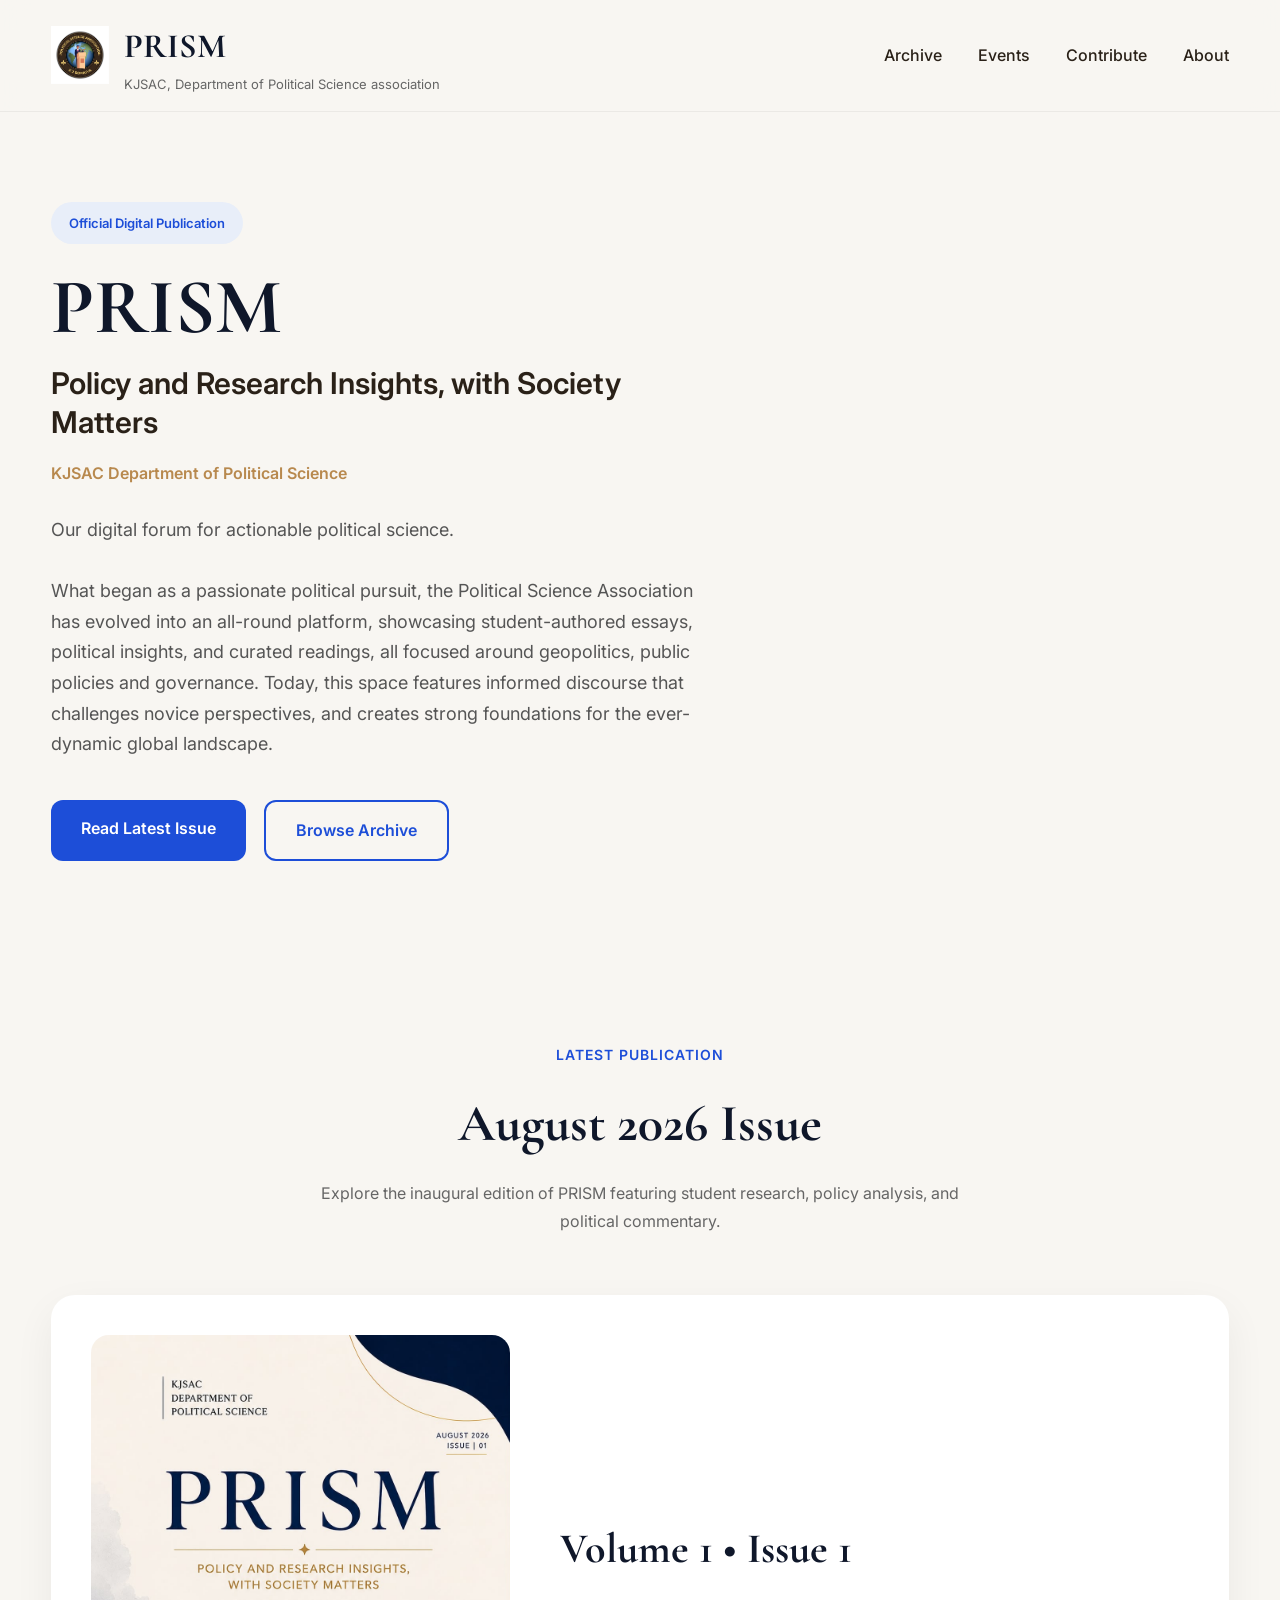
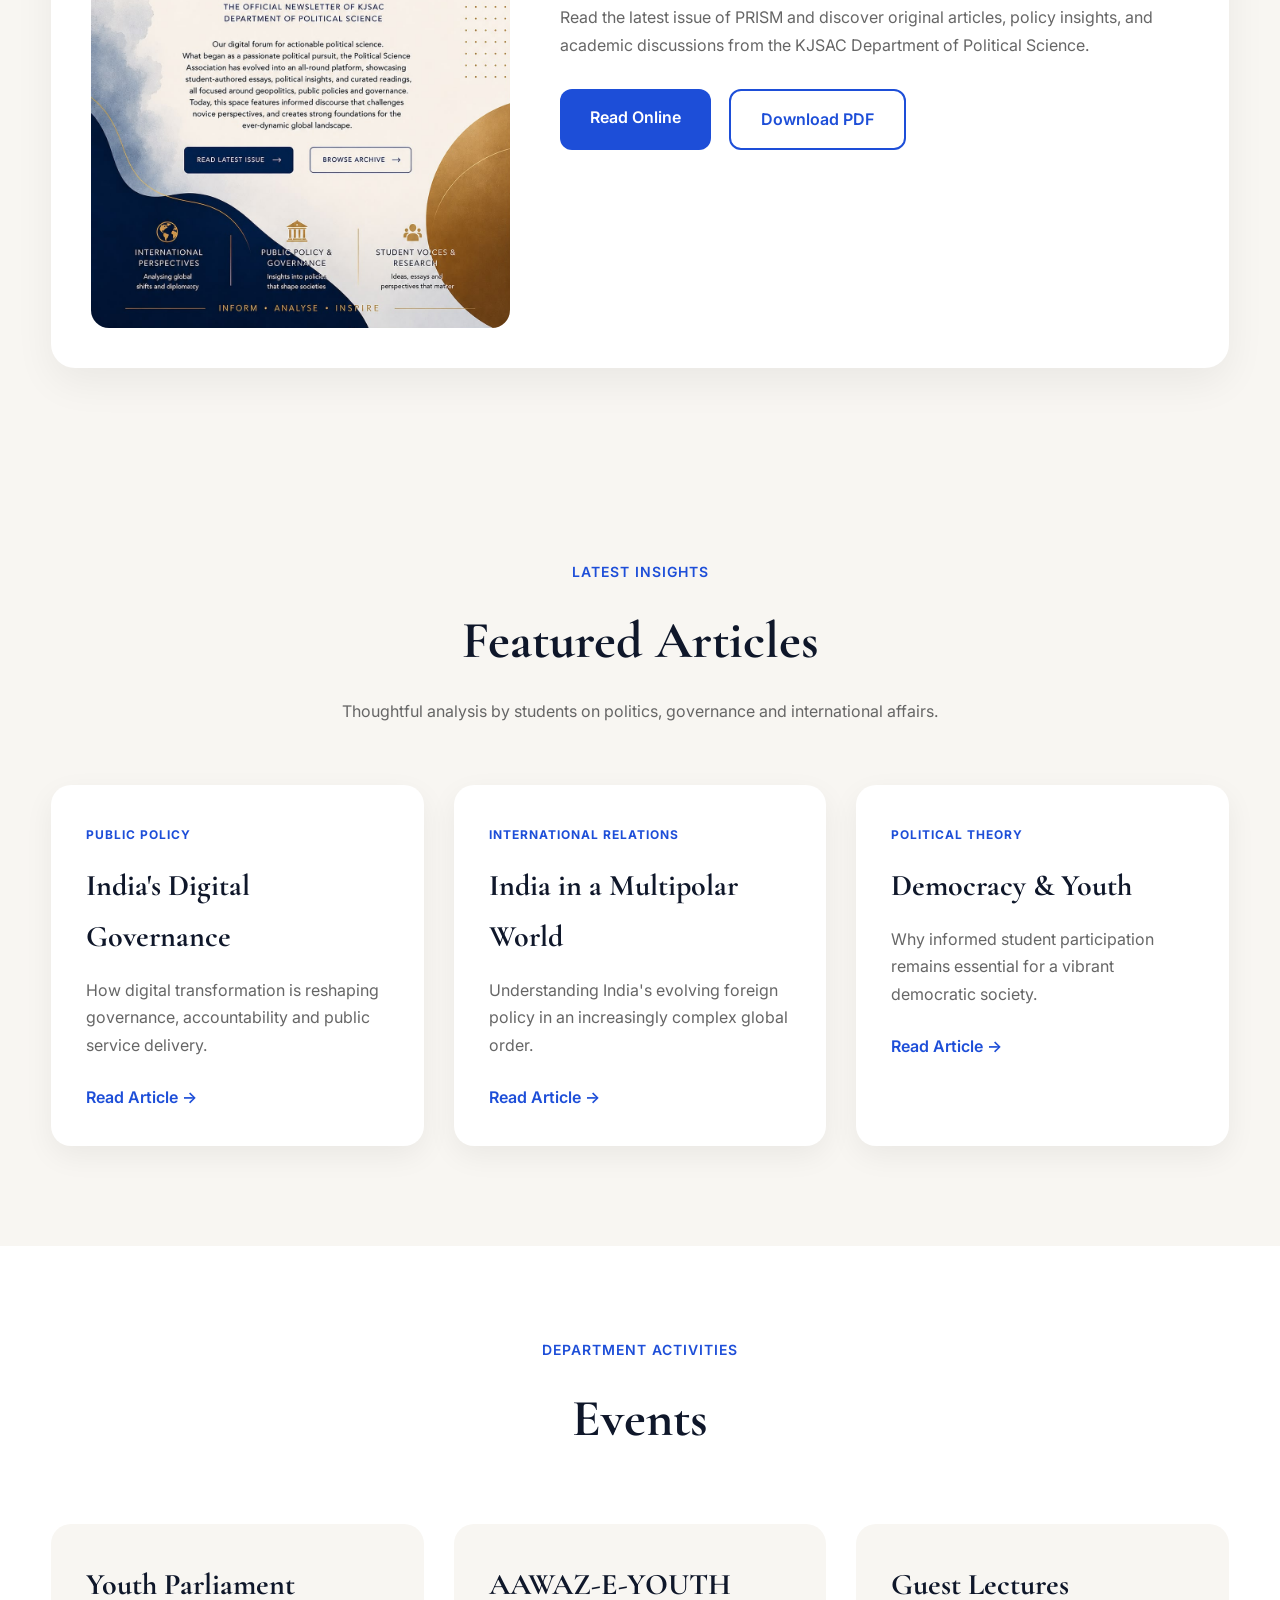
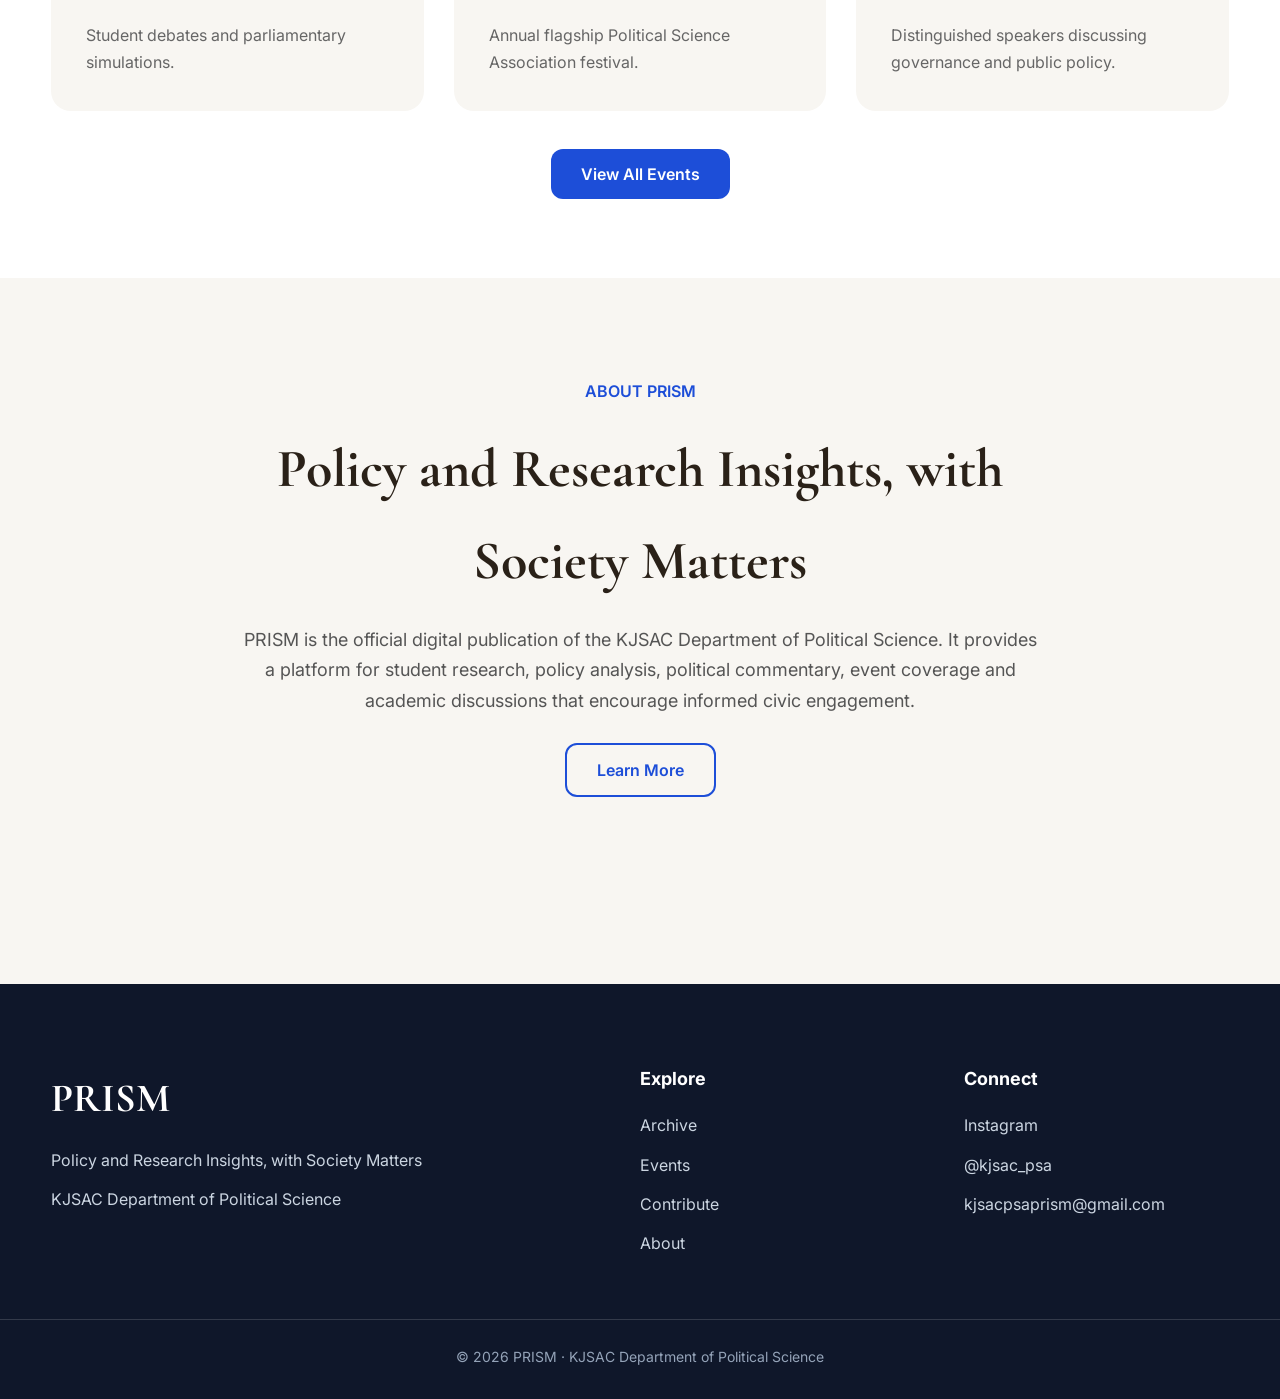
<file: index.html>
<!DOCTYPE html>
<html lang="en">

<head>

<meta charset="UTF-8">
<meta name="viewport" content="width=device-width, initial-scale=1.0">

<title>PRISM | KJSAC Department of Political Science</title>

<meta name="description" content="PRISM — Policy and Research Insights, with Society Matters. Official digital publication of KJSAC Department of Political Science.">

<link rel="preconnect" href="https://fonts.googleapis.com">
<link rel="preconnect" href="https://fonts.gstatic.com" crossorigin>

<link href="https://fonts.googleapis.com/css2?family=Cormorant+Garamond:wght@400;500;600;700&family=Inter:wght@300;400;500;600;700&display=swap" rel="stylesheet">

<link rel="stylesheet" href="style.css">

</head>

<body>

<header class="navbar">

<div class="container nav-wrapper">

<a href="index.html" class="brand">

<img src="assets/logo.png" alt="Department Logo">

<div class="brand-text">

<h2>PRISM</h2>

<p>KJSAC, Department of Political Science association</p>

</div>

</a>

<nav>

<ul>

<li><a href="archive.html">Archive</a></li>

<li><a href="events.html">Events</a></li>

<li><a href="contribute.html">Contribute</a></li>

<li><a href="about.html">About</a></li>

</ul>

</nav>

</div>

</header>

<section class="hero">

<div class="container hero-grid">

<div class="hero-content">

<span class="badge">
Official Digital Publication
</span>

<h1>PRISM</h1>

<h3>
Policy and Research Insights,
with Society Matters
</h3>

<h4>
KJSAC Department of Political Science
</h4>

<p class="welcome">

Our digital forum for actionable political science.

<br><br>

What began as a passionate political pursuit, the Political Science Association has evolved into an all-round platform, showcasing student-authored essays, political insights, and curated readings, all focused around geopolitics, public policies and governance. Today, this space features informed discourse that challenges novice perspectives, and creates strong foundations for the ever-dynamic global landscape.

</p>

<div class="hero-buttons">

<a href="assets/newsletters/August-2026.pdf" class="primary-btn">

Read Latest Issue

</a>

<a href="archive.html" class="secondary-btn">

Browse Archive

</a>

</div>

</div>

</div>

</section>

<section class="latest-issue">

<div class="container">

<div class="section-heading">

<span>Latest Publication</span>

<h2>August 2026 Issue</h2>

<p>
Explore the inaugural edition of PRISM featuring student research, policy analysis, and political commentary.
</p>

</div>

<div class="issue-card">

<img src="assets/newsletters/covers/august-2026.jpg" alt="PRISM August 2026">

<div class="issue-content">

<h3>Volume 1 • Issue 1</h3>

<p>
Read the latest issue of PRISM and discover original articles, policy insights, and academic discussions from the KJSAC Department of Political Science.
</p>

<div class="hero-buttons">

<a href="assets/newsletters/August-2026.pdf" class="primary-btn">

Read Online

</a>

<a href="assets/newsletters/August-2026.pdf" download class="secondary-btn">

Download PDF

</a>

</div>

</div>

</div>

</div>

</section>
  
<section class="featured">

<div class="container">

<div class="section-heading">

<span>Latest Insights</span>

<h2>Featured Articles</h2>

<p>Thoughtful analysis by students on politics, governance and international affairs.</p>

</div>

<div class="article-grid">

<div class="article-card">

<span class="category">PUBLIC POLICY</span>

<h3>India's Digital Governance</h3>

<p>How digital transformation is reshaping governance, accountability and public service delivery.</p>

<a href="#">Read Article →</a>

</div>

<div class="article-card">

<span class="category">INTERNATIONAL RELATIONS</span>

<h3>India in a Multipolar World</h3>

<p>Understanding India's evolving foreign policy in an increasingly complex global order.</p>

<a href="#">Read Article →</a>

</div>

<div class="article-card">

<span class="category">POLITICAL THEORY</span>

<h3>Democracy & Youth</h3>

<p>Why informed student participation remains essential for a vibrant democratic society.</p>

<a href="#">Read Article →</a>

</div>

</div>

</div>

</section>

<!-- EVENTS -->

<section class="events-preview">

<div class="container">

<div class="section-heading">

<span>Department Activities</span>

<h2>Events</h2>

</div>

<div class="events-grid">

<div class="event-card">

<h3>Youth Parliament</h3>

<p>Student debates and parliamentary simulations.</p>

</div>

<div class="event-card">

<h3>AAWAZ-E-YOUTH</h3>

<p>Annual flagship Political Science Association festival.</p>

</div>

<div class="event-card">

<h3>Guest Lectures</h3>

<p>Distinguished speakers discussing governance and public policy.</p>

</div>

</div>

<div class="center">

<a class="primary-btn" href="events.html">

View All Events

</a>

</div>

</div>

</section>

<!-- ABOUT -->

<section class="about-preview">

<div class="container narrow">

<span>About PRISM</span>

<h2>

Policy and Research Insights,
with Society Matters

</h2>

<p>

PRISM is the official digital publication of the KJSAC Department of Political Science. It provides a platform for student research, policy analysis, political commentary, event coverage and academic discussions that encourage informed civic engagement.

</p>

<a href="about.html" class="secondary-btn">

Learn More

</a>

</div>

</section>

<!-- FOOTER -->

<footer>

<div class="container footer-grid">

<div>

<h2>PRISM</h2>

<p>

Policy and Research Insights,
with Society Matters

</p>

<p>

KJSAC Department of Political Science

</p>

</div>

<div>

<h4>Explore</h4>

<a href="archive.html">Archive</a>

<a href="events.html">Events</a>

<a href="contribute.html">Contribute</a>

<a href="about.html">About</a>

</div>

<div>

<h4>Connect</h4>

<p>

Instagram

</p>

<a href="https://instagram.com/kjsac_psa">

@kjsac_psa

</a>

<p>

kjsacpsaprism@gmail.com

</p>

</div>

</div>

<div class="copyright">

© 2026 PRISM · KJSAC Department of Political Science

</div>

</footer>

<script src="script.js"></script>

</body>

</html>
</file>
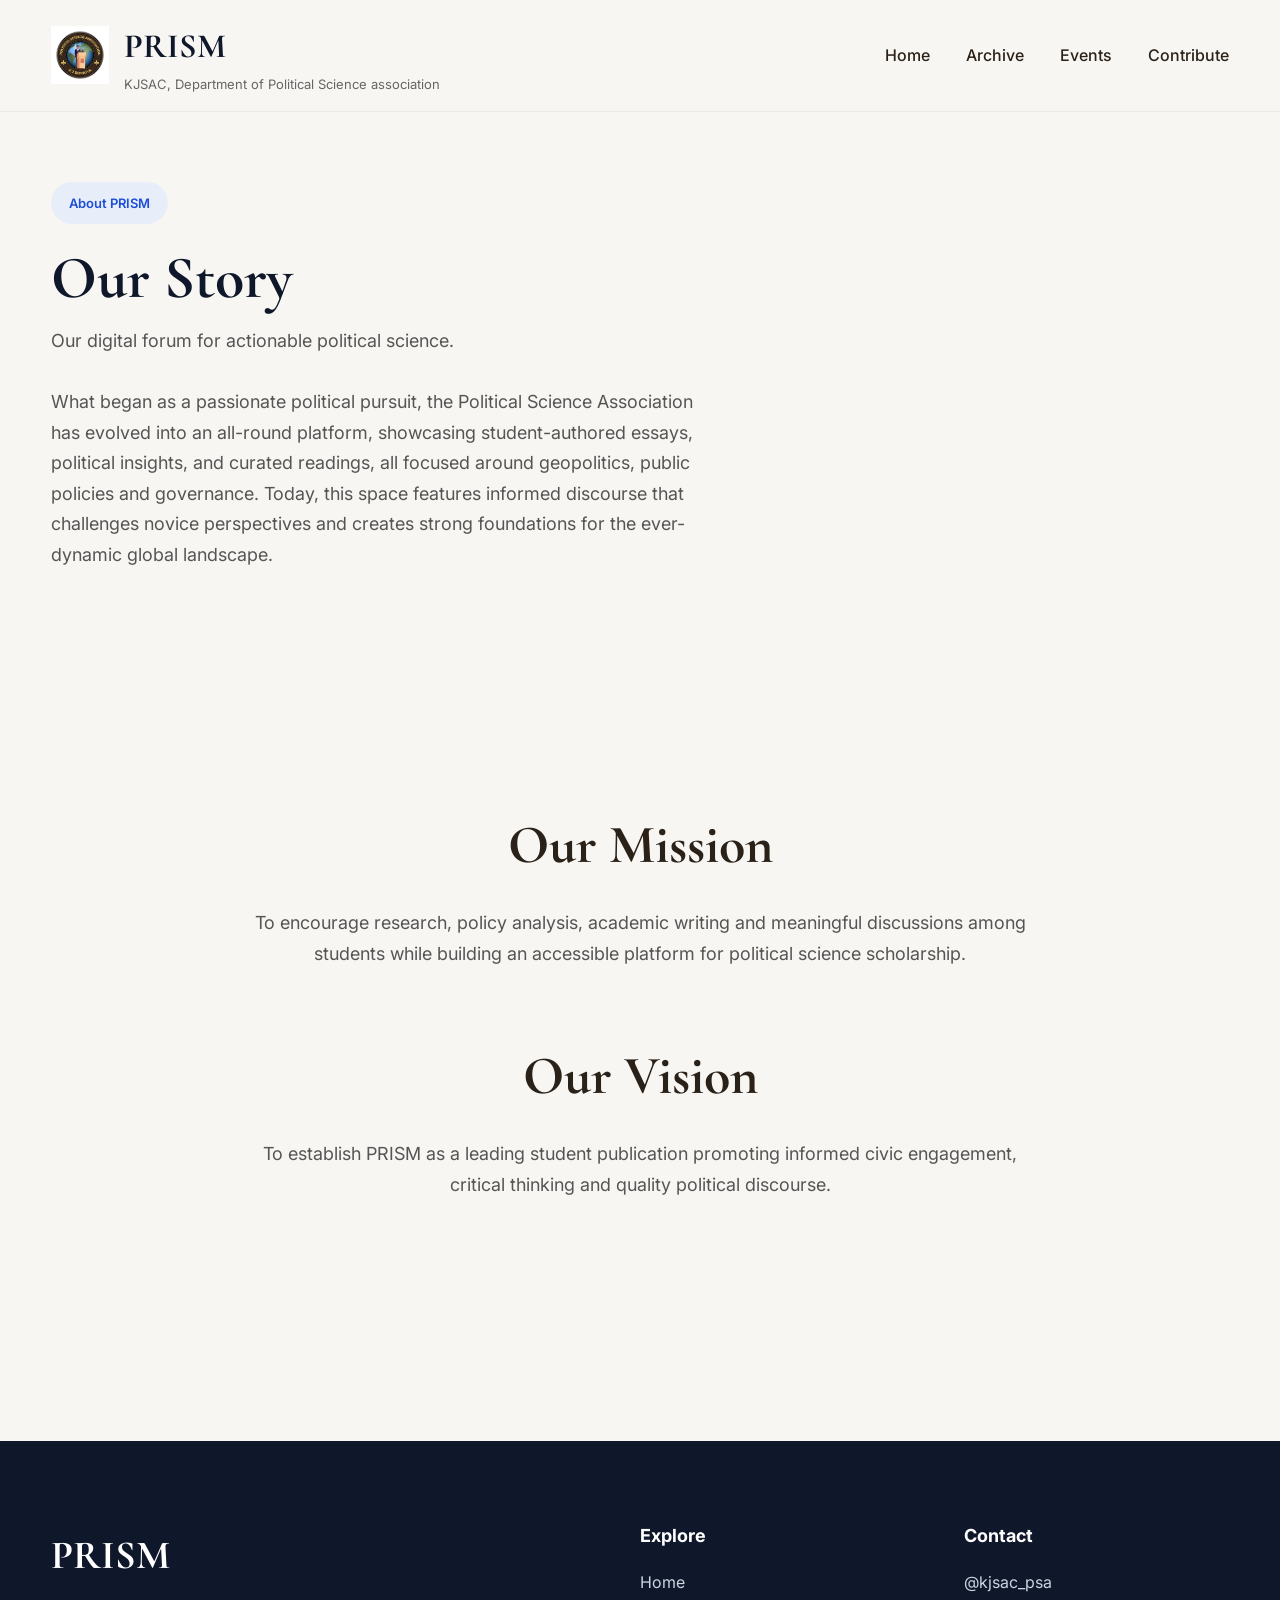
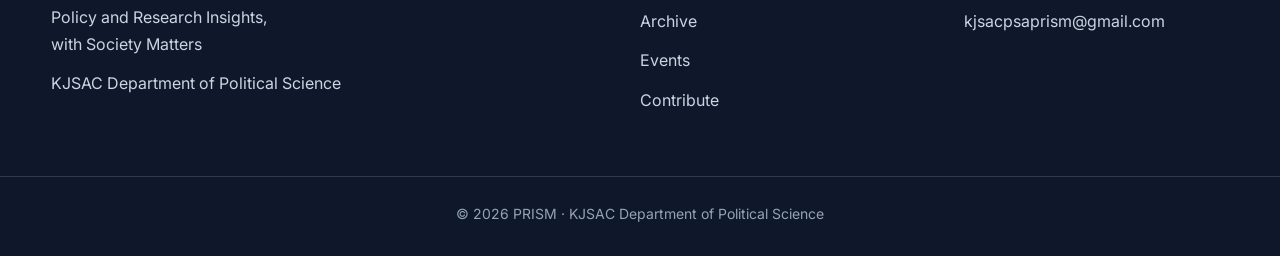
<file: about.html>
<!DOCTYPE html>
<html lang="en">

<head>

<meta charset="UTF-8">
<meta name="viewport" content="width=device-width, initial-scale=1.0">

<title>About | PRISM</title>

<link rel="preconnect" href="https://fonts.googleapis.com">
<link rel="preconnect" href="https://fonts.gstatic.com" crossorigin>

<link href="https://fonts.googleapis.com/css2?family=Cormorant+Garamond:wght@500;600;700&family=Inter:wght@300;400;500;600&display=swap" rel="stylesheet">

<link rel="stylesheet" href="style.css">

</head>

<body>

<header class="navbar">

<div class="container nav-wrapper">

<a href="index.html" class="brand">

<img src="assets/logo.png" alt="Department Logo">

<div class="brand-text">
<h2>PRISM</h2>
<p>KJSAC, Department of Political Science association</p>
</div>

</a>

<nav>
<ul>
<li><a href="index.html">Home</a></li>
<li><a href="archive.html">Archive</a></li>
<li><a href="events.html">Events</a></li>
<li><a href="contribute.html">Contribute</a></li>
</ul>
</nav>

</div>

</header>

<section class="hero" style="padding:70px 0;">

<div class="container">

<span class="badge">About PRISM</span>

<h1 style="font-size:60px;">Our Story</h1>

<p class="welcome">

Our digital forum for actionable political science.

<br><br>

What began as a passionate political pursuit, the Political Science Association has evolved into an all-round platform, showcasing student-authored essays, political insights, and curated readings, all focused around geopolitics, public policies and governance. Today, this space features informed discourse that challenges novice perspectives and creates strong foundations for the ever-dynamic global landscape.

</p>

</div>

</section>

<section class="about-preview">

<div class="container narrow">

<h2>Our Mission</h2>

<p>

To encourage research, policy analysis, academic writing and meaningful discussions among students while building an accessible platform for political science scholarship.

</p>

<h2 style="margin-top:60px;">Our Vision</h2>

<p>

To establish PRISM as a leading student publication promoting informed civic engagement, critical thinking and quality political discourse.

</p>

</div>

</section>

<footer>

<div class="container footer-grid">

<div>

<h2>PRISM</h2>

<p>Policy and Research Insights,<br>with Society Matters</p>

<p>KJSAC Department of Political Science</p>

</div>

<div>

<h4>Explore</h4>

<a href="index.html">Home</a>
<a href="archive.html">Archive</a>
<a href="events.html">Events</a>
<a href="contribute.html">Contribute</a>

</div>

<div>

<h4>Contact</h4>

<p>@kjsac_psa</p>

<p>kjsacpsaprism@gmail.com</p>

</div>

</div>

<div class="copyright">

© 2026 PRISM · KJSAC Department of Political Science

</div>

</footer>

<script src="script.js"></script>

</body>

</html>
</file>
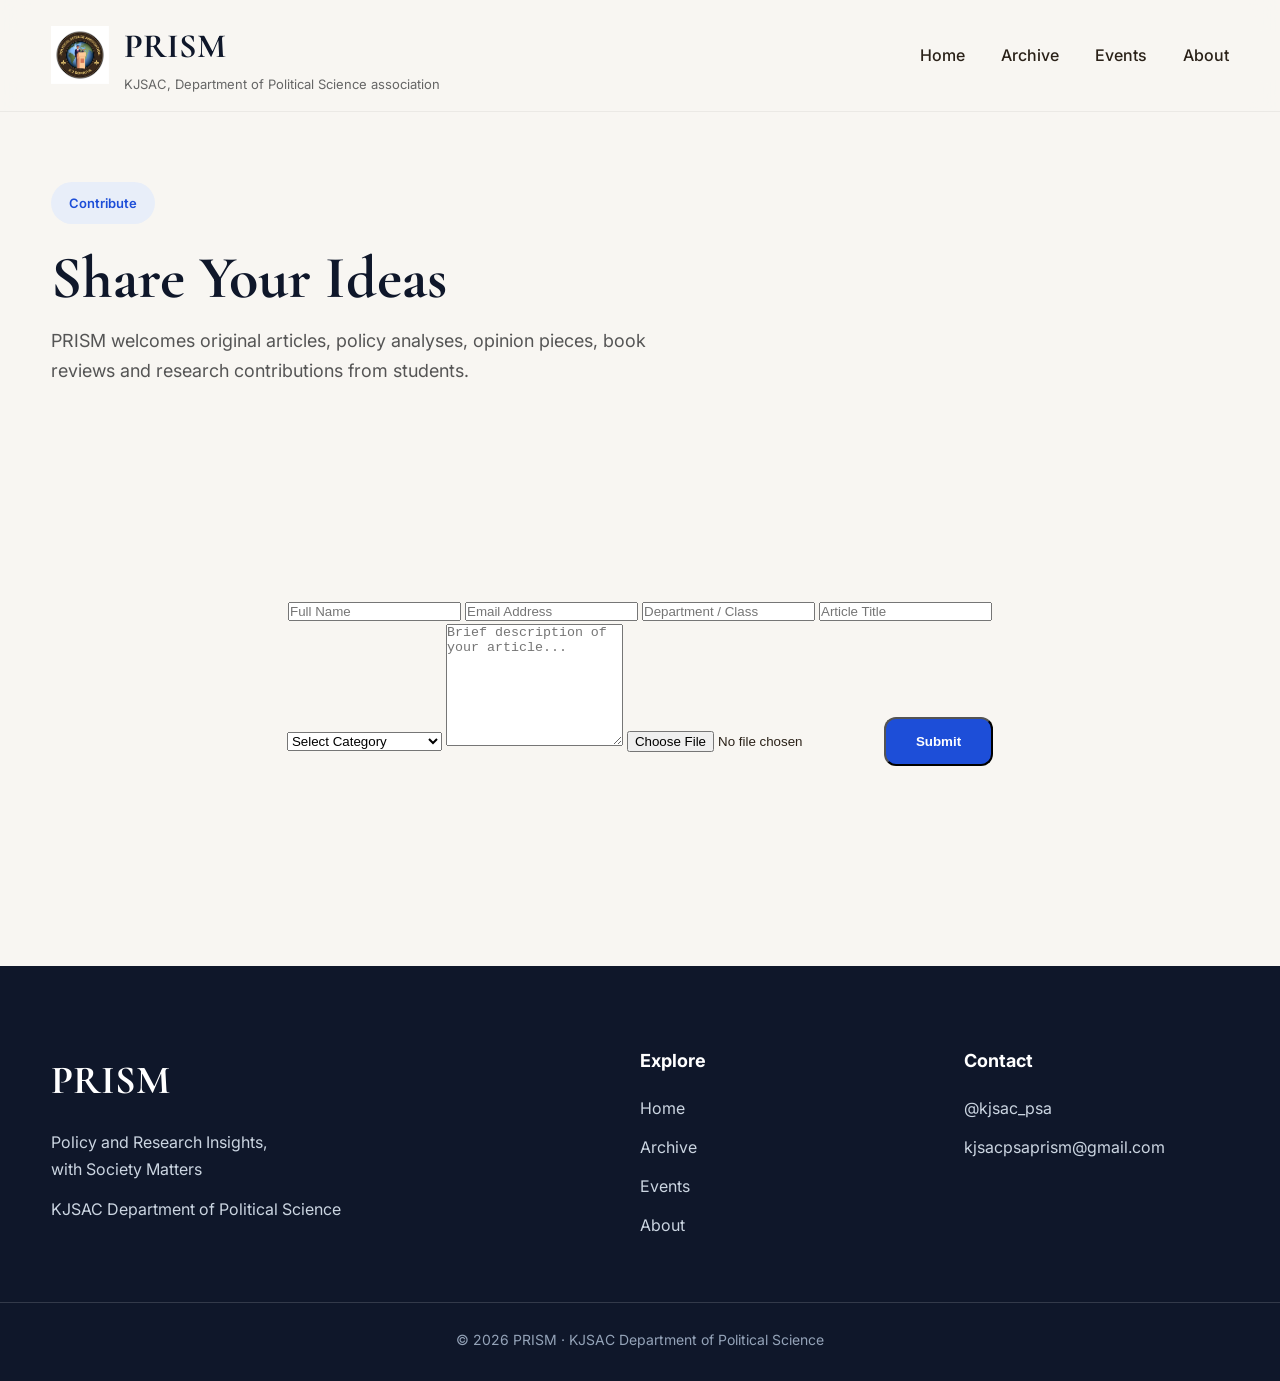
<file: contribute.html>
<!DOCTYPE html>
<html lang="en">

<head>

<meta charset="UTF-8">
<meta name="viewport" content="width=device-width, initial-scale=1.0">

<title>Contribute | PRISM</title>

<link rel="preconnect" href="https://fonts.googleapis.com">
<link rel="preconnect" href="https://fonts.gstatic.com" crossorigin>

<link href="https://fonts.googleapis.com/css2?family=Cormorant+Garamond:wght@500;600;700&family=Inter:wght@300;400;500;600&display=swap" rel="stylesheet">

<link rel="stylesheet" href="style.css">

</head>

<body>

<header class="navbar">

<div class="container nav-wrapper">

<a href="index.html" class="brand">

<img src="assets/logo.png" alt="Department Logo">

<div class="brand-text">
<h2>PRISM</h2>
<p>KJSAC, Department of Political Science association</p>
</div>

</a>

<nav>

<ul>

<li><a href="index.html">Home</a></li>
<li><a href="archive.html">Archive</a></li>
<li><a href="events.html">Events</a></li>
<li><a href="about.html">About</a></li>

</ul>

</nav>

</div>

</header>

<section class="hero" style="padding:70px 0;">

<div class="container">

<span class="badge">Contribute</span>

<h1 style="font-size:60px;">Share Your Ideas</h1>

<p class="welcome">

PRISM welcomes original articles, policy analyses, opinion pieces, book reviews and research contributions from students.

</p>

</div>

</section>

<section class="about-preview">

<div class="container narrow">

<form class="submission-form">

<input type="text" placeholder="Full Name" required>

<input type="email" placeholder="Email Address" required>

<input type="text" placeholder="Department / Class">

<input type="text" placeholder="Article Title" required>

<select>

<option>Select Category</option>

<option>Public Policy</option>

<option>International Relations</option>

<option>Political Theory</option>

<option>Governance</option>

<option>Opinion</option>

</select>

<textarea rows="8" placeholder="Brief description of your article..."></textarea>

<input type="file">

<button class="primary-btn" type="submit">

Submit

</button>

</form>

</div>

</section>

<footer>

<div class="container footer-grid">

<div>

<h2>PRISM</h2>

<p>Policy and Research Insights,<br>with Society Matters</p>

<p>KJSAC Department of Political Science</p>

</div>

<div>

<h4>Explore</h4>

<a href="index.html">Home</a>
<a href="archive.html">Archive</a>
<a href="events.html">Events</a>
<a href="about.html">About</a>

</div>

<div>

<h4>Contact</h4>

<p>@kjsac_psa</p>

<p>kjsacpsaprism@gmail.com</p>

</div>

</div>

<div class="copyright">

© 2026 PRISM · KJSAC Department of Political Science

</div>

</footer>

<script src="script.js"></script>

</body>

</html>
</file>
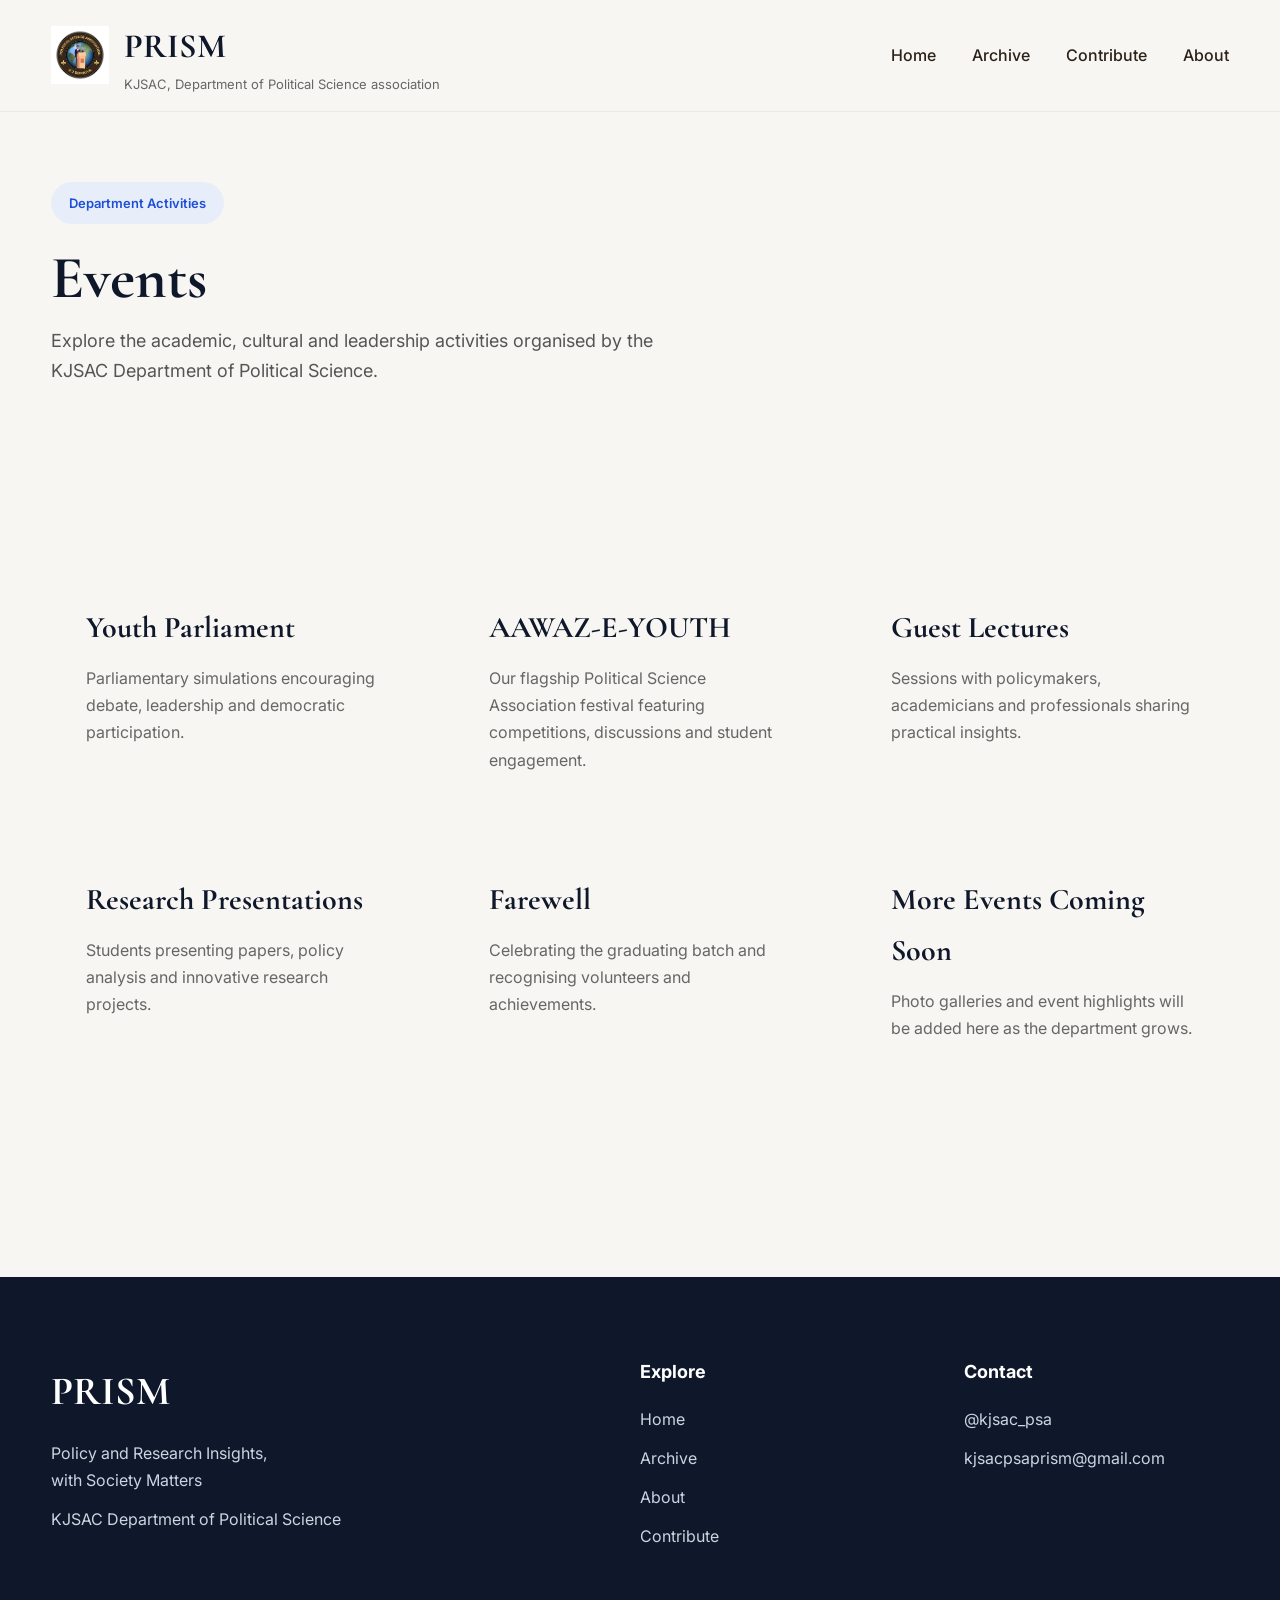
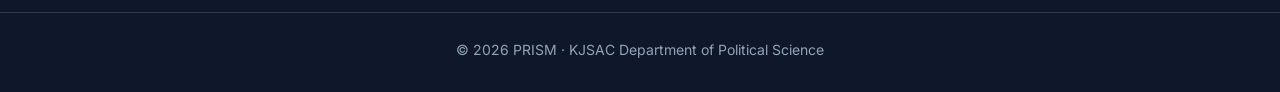
<file: events.html>
<!DOCTYPE html>
<html lang="en">

<head>

<meta charset="UTF-8">
<meta name="viewport" content="width=device-width, initial-scale=1.0">

<title>Events | PRISM</title>

<link rel="preconnect" href="https://fonts.googleapis.com">
<link rel="preconnect" href="https://fonts.gstatic.com" crossorigin>

<link href="https://fonts.googleapis.com/css2?family=Cormorant+Garamond:wght@500;600;700&family=Inter:wght@300;400;500;600&display=swap" rel="stylesheet">

<link rel="stylesheet" href="style.css">

</head>

<body>

<header class="navbar">

<div class="container nav-wrapper">

<a href="index.html" class="brand">

<img src="assets/logo.png" alt="Department Logo">

<div class="brand-text">
<h2>PRISM</h2>
<p>KJSAC, Department of Political Science association</p>
</div>

</a>

<nav>

<ul>

<li><a href="index.html">Home</a></li>
<li><a href="archive.html">Archive</a></li>
<li><a href="contribute.html">Contribute</a></li>
<li><a href="about.html">About</a></li>

</ul>

</nav>

</div>

</header>

<section class="hero" style="padding:70px 0 40px;">

<div class="container">

<span class="badge">Department Activities</span>

<h1 style="font-size:60px;">Events</h1>

<p class="welcome">

Explore the academic, cultural and leadership activities organised by the KJSAC Department of Political Science.

</p>

</div>

</section>

<section class="featured">

<div class="container">

<div class="events-grid">

<div class="event-card">

<h3>Youth Parliament</h3>

<p>

Parliamentary simulations encouraging debate, leadership and democratic participation.

</p>

</div>

<div class="event-card">

<h3>AAWAZ-E-YOUTH</h3>

<p>

Our flagship Political Science Association festival featuring competitions, discussions and student engagement.

</p>

</div>

<div class="event-card">

<h3>Guest Lectures</h3>

<p>

Sessions with policymakers, academicians and professionals sharing practical insights.

</p>

</div>

<div class="event-card">

<h3>Research Presentations</h3>

<p>

Students presenting papers, policy analysis and innovative research projects.

</p>

</div>

<div class="event-card">

<h3>Farewell</h3>

<p>

Celebrating the graduating batch and recognising volunteers and achievements.

</p>

</div>

<div class="event-card">

<h3>More Events Coming Soon</h3>

<p>

Photo galleries and event highlights will be added here as the department grows.

</p>

</div>

</div>

</div>

</section>

<footer>

<div class="container footer-grid">

<div>

<h2>PRISM</h2>

<p>Policy and Research Insights,<br>with Society Matters</p>

<p>KJSAC Department of Political Science</p>

</div>

<div>

<h4>Explore</h4>

<a href="index.html">Home</a>
<a href="archive.html">Archive</a>
<a href="about.html">About</a>
<a href="contribute.html">Contribute</a>

</div>

<div>

<h4>Contact</h4>

<p>@kjsac_psa</p>

<p>kjsacpsaprism@gmail.com</p>

</div>

</div>

<div class="copyright">

© 2026 PRISM · KJSAC Department of Political Science

</div>

</footer>

<script src="script.js"></script>

</body>

</html>
</file>
<file: style.css>
*{
margin:0;
padding:0;
box-sizing:border-box;
}

html{
scroll-behavior:smooth;
}

body{

font-family:'Inter',sans-serif;
background:#F8F6F2;
color:#2A2118;
line-height:1.7;

}

img{
max-width:100%;
display:block;
}

a{
text-decoration:none;
color:inherit;
}

.container{

width:min(1180px,92%);
margin:auto;

}

/* ===========================
   NAVBAR
=========================== */

.navbar{

position:sticky;
top:0;
z-index:1000;

background:rgba(248,246,242,.88);

backdrop-filter:blur(14px);

border-bottom:1px solid rgba(0,0,0,.05);

}

.nav-wrapper{

display:flex;
align-items:center;
justify-content:space-between;

padding:18px 0;

}

.brand{

display:flex;
align-items:center;
gap:15px;

}

.brand img{

width:58px;

height:58px;

object-fit:contain;

}

.brand-text h2{

font-family:'Cormorant Garamond',serif;

font-size:34px;

font-weight:700;

color:#0F172A;

}

.brand-text p{

font-size:13px;

line-height:1.3;

color:#666;

}

nav ul{

display:flex;

gap:36px;

list-style:none;

}

nav a{

font-weight:500;

transition:.3s;

}

nav a:hover{

color:#1D4ED8;

}

/* ===========================
   HERO
=========================== */

.hero{

padding:90px 0;

}

.hero-grid{

display:grid;

grid-template-columns:1.2fr .8fr;

align-items:center;

gap:80px;

}

.badge{

display:inline-block;

padding:10px 18px;

background:#E8EEF9;

color:#1D4ED8;

border-radius:999px;

font-size:13px;

font-weight:600;

margin-bottom:24px;

}

.hero h1{

font-family:'Cormorant Garamond',serif;

font-size:78px;

line-height:1;

color:#0F172A;

margin-bottom:18px;

}

.hero h3{

font-size:30px;

font-weight:600;

line-height:1.3;

margin-bottom:18px;

}

.hero h4{

color:#B8894E;

margin-bottom:28px;

font-weight:600;

}

.welcome{

font-size:18px;

color:#555;

max-width:650px;

margin-bottom:40px;

}

.hero-buttons{

display:flex;

gap:18px;

flex-wrap:wrap;

}

.primary-btn{

background:#1D4ED8;

color:white;

padding:15px 30px;

border-radius:12px;

font-weight:600;

transition:.35s;

}

.primary-btn:hover{

transform:translateY(-4px);

}

.secondary-btn{

border:2px solid #1D4ED8;

color:#1D4ED8;

padding:15px 30px;

border-radius:12px;

font-weight:600;

transition:.35s;

}

.secondary-btn:hover{

background:#1D4ED8;

color:white;

}

.hero-image img{

border-radius:24px;

box-shadow:0 30px 70px rgba(0,0,0,.12);

}
/* ========= SECTION HEADINGS ========= */

.section-heading{
text-align:center;
margin-bottom:60px;
}

.section-heading span{
color:#1D4ED8;
font-weight:600;
letter-spacing:1px;
text-transform:uppercase;
font-size:14px;
}

.section-heading h2{
font-family:'Cormorant Garamond',serif;
font-size:52px;
color:#0F172A;
margin:12px 0;
}

.section-heading p{
max-width:650px;
margin:auto;
color:#666;
}

/* ========= LATEST ISSUE ========= */

.latest-issue{
padding:90px 0;
}

.issue-card{
display:grid;
grid-template-columns:.8fr 1.2fr;
gap:50px;
background:#fff;
border-radius:24px;
padding:40px;
box-shadow:0 15px 40px rgba(0,0,0,.06);
align-items:center;
}

.issue-card img{
border-radius:18px;
}

.issue-content h3{
font-family:'Cormorant Garamond',serif;
font-size:42px;
margin-bottom:20px;
color:#0F172A;
}

.issue-content p{
color:#666;
margin-bottom:30px;
}

/* ========= ABOUT ========= */

.about-preview{
padding:100px 0;
text-align:center;
}

.narrow{
max-width:800px;
}

.about-preview span{
color:#1D4ED8;
font-weight:600;
text-transform:uppercase;
}

.about-preview h2{
font-family:'Cormorant Garamond',serif;
font-size:54px;
margin:18px 0;
}

.about-preview p{
font-size:18px;
color:#555;
margin-bottom:40px;
}

/* ========= EVENTS ========= */

.events-preview{
padding:90px 0;
background:#ffffff;
}

.events-grid{
display:grid;
grid-template-columns:repeat(3,1fr);
gap:30px;
}

.event-card{
padding:35px;
border-radius:20px;
background:#F8F6F2;
transition:.35s;
}

.event-card:hover{
transform:translateY(-8px);
box-shadow:0 20px 40px rgba(0,0,0,.08);
}

.event-card h3{
font-family:'Cormorant Garamond',serif;
font-size:30px;
margin-bottom:12px;
color:#0F172A;
}

.event-card p{
color:#666;
}

.center{
text-align:center;
margin-top:50px;
}

/* ========= FEATURED ARTICLES ========= */

.featured{
padding:100px 0;
}

.article-grid{
display:grid;
grid-template-columns:repeat(3,1fr);
gap:30px;
}

.article-card{
background:#fff;
padding:35px;
border-radius:20px;
box-shadow:0 10px 30px rgba(0,0,0,.06);
transition:.35s;
}

.article-card:hover{
transform:translateY(-8px);
}

.category{
display:inline-block;
font-size:12px;
font-weight:700;
color:#1D4ED8;
margin-bottom:15px;
letter-spacing:1px;
}

.article-card h3{
font-family:'Cormorant Garamond',serif;
font-size:30px;
margin-bottom:15px;
color:#0F172A;
}

.article-card p{
color:#666;
margin-bottom:25px;
}

.article-card a{
color:#1D4ED8;
font-weight:600;
}
/* ========= FOOTER ========= */

footer{
background:#0F172A;
color:#fff;
padding:80px 0 30px;
margin-top:100px;
}

.footer-grid{
display:grid;
grid-template-columns:2fr 1fr 1fr;
gap:60px;
}

.footer-grid h2{
font-family:'Cormorant Garamond',serif;
font-size:40px;
margin-bottom:15px;
}

.footer-grid h4{
margin-bottom:18px;
font-size:18px;
}

.footer-grid p{
color:#CBD5E1;
margin-bottom:12px;
}

.footer-grid a{
display:block;
margin-bottom:12px;
color:#CBD5E1;
transition:.3s;
}

.footer-grid a:hover{
color:#ffffff;
}

.copyright{
margin-top:50px;
padding-top:25px;
border-top:1px solid rgba(255,255,255,.15);
text-align:center;
color:#94A3B8;
font-size:14px;
}

/* ========= ANIMATIONS ========= */

.primary-btn,
.secondary-btn,
.article-card,
.event-card,
.hero-image img{
transition:all .35s ease;
}

.hero-image img:hover{
transform:translateY(-10px);
}

.primary-btn:hover,
.secondary-btn:hover{
transform:translateY(-3px);
}

/* ========= RESPONSIVE ========= */

@media(max-width:992px){

.hero-grid,
.issue-card,
.footer-grid{
grid-template-columns:1fr;
}

.article-grid,
.events-grid{
grid-template-columns:1fr;
}

.hero{
padding:60px 0;
}

.hero h1{
font-size:58px;
}

.hero h3{
font-size:24px;
}

.section-heading h2,
.about-preview h2{
font-size:42px;
}

nav ul{
gap:20px;
}

}

@media(max-width:768px){

.nav-wrapper{
flex-direction:column;
gap:20px;
}

.brand{
flex-direction:column;
text-align:center;
}

.brand img{
width:70px;
height:70px;
}

nav ul{
flex-wrap:wrap;
justify-content:center;
}

.hero{
text-align:center;
}

.hero-buttons{
justify-content:center;
}

.welcome{
margin:auto auto 40px;
}

.issue-card{
padding:25px;
}

.article-card,
.event-card{
padding:25px;
}

.section-heading h2{
font-size:36px;
}

.about-preview h2{
font-size:36px;
}

.hero h1{
font-size:48px;
}

.hero h3{
font-size:22px;
}

}
</file>
